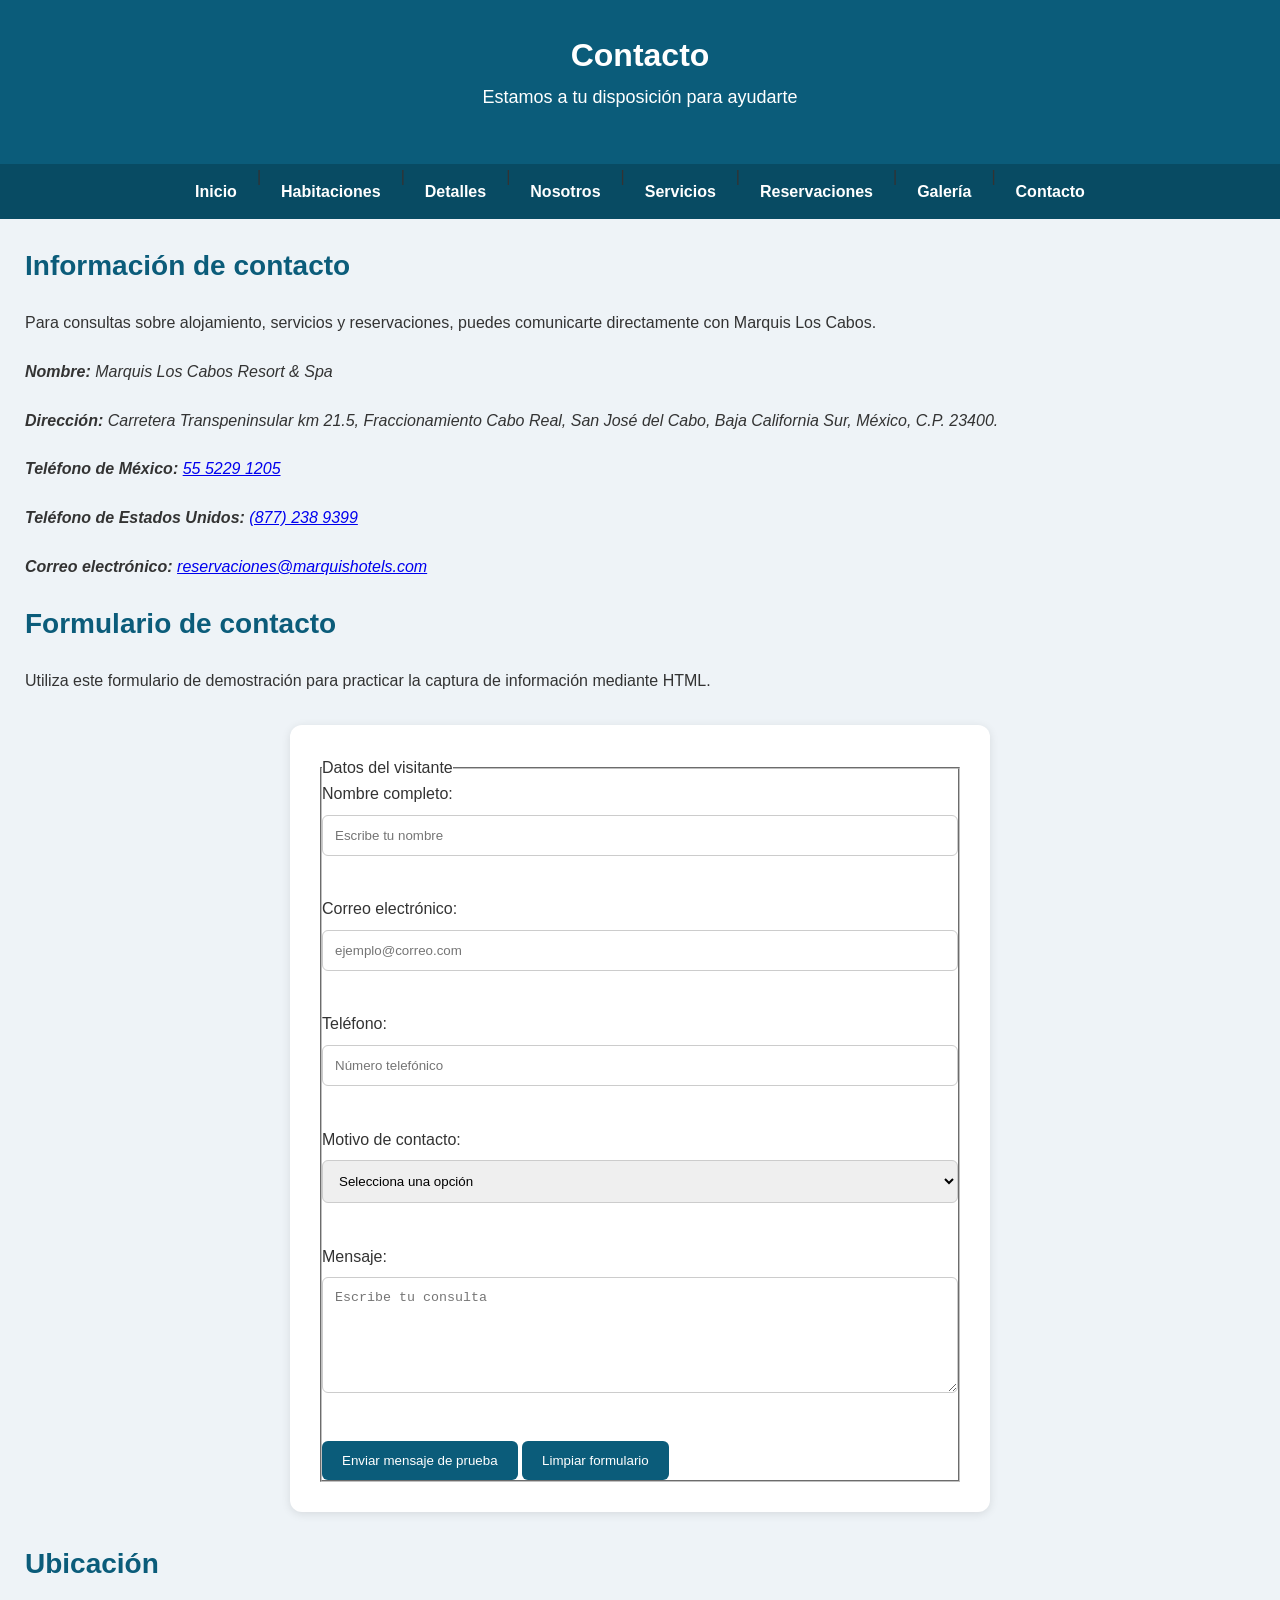
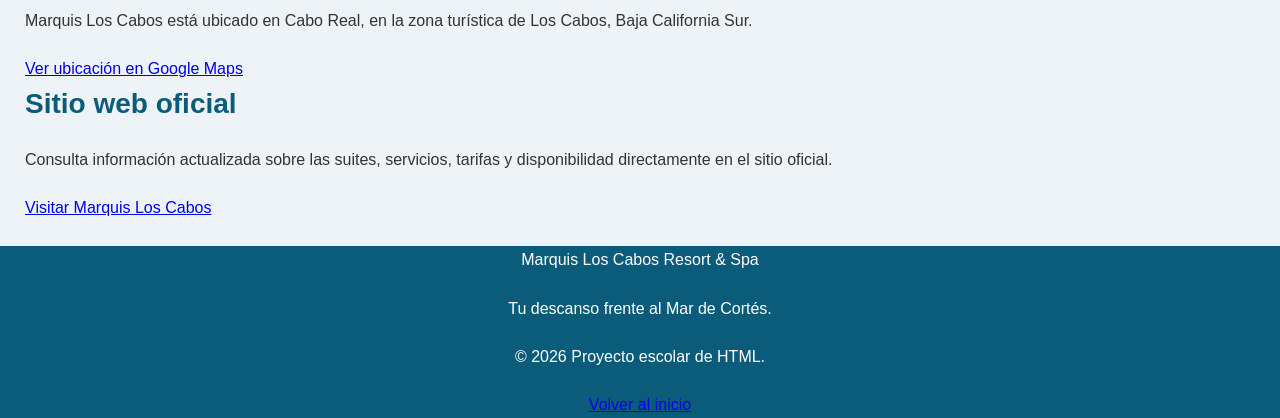
<file: Contacto.html>
<!DOCTYPE html>
<html lang="es">
<head>
    <meta charset="UTF-8">
    <meta name="viewport" content="width=device-width, initial-scale=1.0">
    <title>Marquis Los Cabos - Contacto</title>

    <!-- Enlace al archivo CSS -->
         <link rel="stylesheet" href="styles.css">
         
</head>
<body>
    <header>
        <h1>Contacto</h1>
        <p>Estamos a tu disposición para ayudarte</p>
    </header>

    <nav>
        <a href="index.html">Inicio</a> |
        <a href="habitaciones.html">Habitaciones</a> |
        <a href="detalles-habitacion.html">Detalles</a> |
        <a href="nosotros.html">Nosotros</a> |
        <a href="servicios.html">Servicios</a> |
        <a href="reservaciones.html">Reservaciones</a> |
        <a href="Galería.html">Galería</a> |
        <a href="contacto.html">Contacto</a>
    </nav>

    <main>
        <section>
            <h2>Información de contacto</h2>
            <p>
                Para consultas sobre alojamiento,
                servicios y reservaciones, puedes
                comunicarte directamente con Marquis Los Cabos.
            </p>

            <address>
                <p>
                    <strong>Nombre:</strong>
                    Marquis Los Cabos Resort & Spa
                </p>
                <p>
                    <strong>Dirección:</strong>
                    Carretera Transpeninsular km 21.5,
                    Fraccionamiento Cabo Real,
                    San José del Cabo, Baja California Sur,
                    México, C.P. 23400.
                </p>
                <p>
                    <strong>Teléfono de México:</strong>
                    <a href="tel:+52 55 5229 1205 ">
                        55 5229 1205
                    </a>
                </p>
                <p>
                    <strong>Teléfono de Estados Unidos:</strong>
                    <a href="Tel US: (877) 238 9399">
                        (877) 238 9399
                    </a>
                </p>
                <p>
                    <strong>Correo electrónico:</strong>
                    <a href="reservaciones@marquishotels.com">
                        reservaciones@marquishotels.com
                    </a>
                </p>
            </address>
        </section>

        <section>
            <h2>Formulario de contacto</h2>
            <p>
                Utiliza este formulario de demostración
                para practicar la captura de información
                mediante HTML.
            </p>

            <form action="#" method="get">
                <fieldset>
                    <legend>Datos del visitante</legend>

                    <label for="nombre">Nombre completo:</label><br>
                    <input type="text" id="nombre" name="nombre"
                           placeholder="Escribe tu nombre" required>
                    <br><br>

                    <label for="correo">Correo electrónico:</label><br>
                    <input type="email" id="correo" name="correo"
                           placeholder="ejemplo@correo.com" required>
                    <br><br>

                    <label for="telefono">Teléfono:</label><br>
                    <input type="tel" id="telefono" name="telefono"
                           placeholder="Número telefónico">
                    <br><br>

                    <label for="asunto">Motivo de contacto:</label><br>
                    <select id="asunto" name="asunto" required>
                        <option value="">Selecciona una opción</option>
                        <option value="reservaciones">Reservaciones</option>
                        <option value="habitaciones">Suites</option>
                        <option value="servicios">Servicios</option>
                        <option value="eventos">Eventos y bodas</option>
                        <option value="informacion">Información general</option>
                    </select>
                    <br><br>

                    <label for="mensaje">Mensaje:</label><br>
                    <textarea id="mensaje" name="mensaje"
                              rows="6" cols="40"
                              placeholder="Escribe tu consulta"
                              required></textarea>
                    <br><br>

                    <button type="submit">Enviar mensaje de prueba</button>
                    <button type="reset">Limpiar formulario</button>
                </fieldset>
            </form>
        </section>

        <section>
            <h2>Ubicación</h2>
            <p>
                Marquis Los Cabos está ubicado en
                Cabo Real, en la zona turística
                de Los Cabos, Baja California Sur.
            </p>
            <a href="https://www.google.com/maps/search/?api=1&query=Marquis+Los+Cabos+Resort+and+Spa"
               target="_blank" rel="noopener noreferrer">
                Ver ubicación en Google Maps
            </a>
        </section>

        <section>
            <h2>Sitio web oficial</h2>
            <p>
                Consulta información actualizada
                sobre las suites, servicios, tarifas
                y disponibilidad directamente en
                el sitio oficial.
            </p>
            <a href="https://www.marquisloscabos.com/es"
               target="_blank" rel="noopener noreferrer">
                Visitar Marquis Los Cabos
            </a>
        </section>
    </main>

    <footer>
        <p>Marquis Los Cabos Resort & Spa</p>
        <p>Tu descanso frente al Mar de Cortés.</p>
        <p>&copy; 2026 Proyecto escolar de HTML.</p>
        <a href="index.html">Volver al inicio</a>
    </footer>
</body>
</html>
</file>
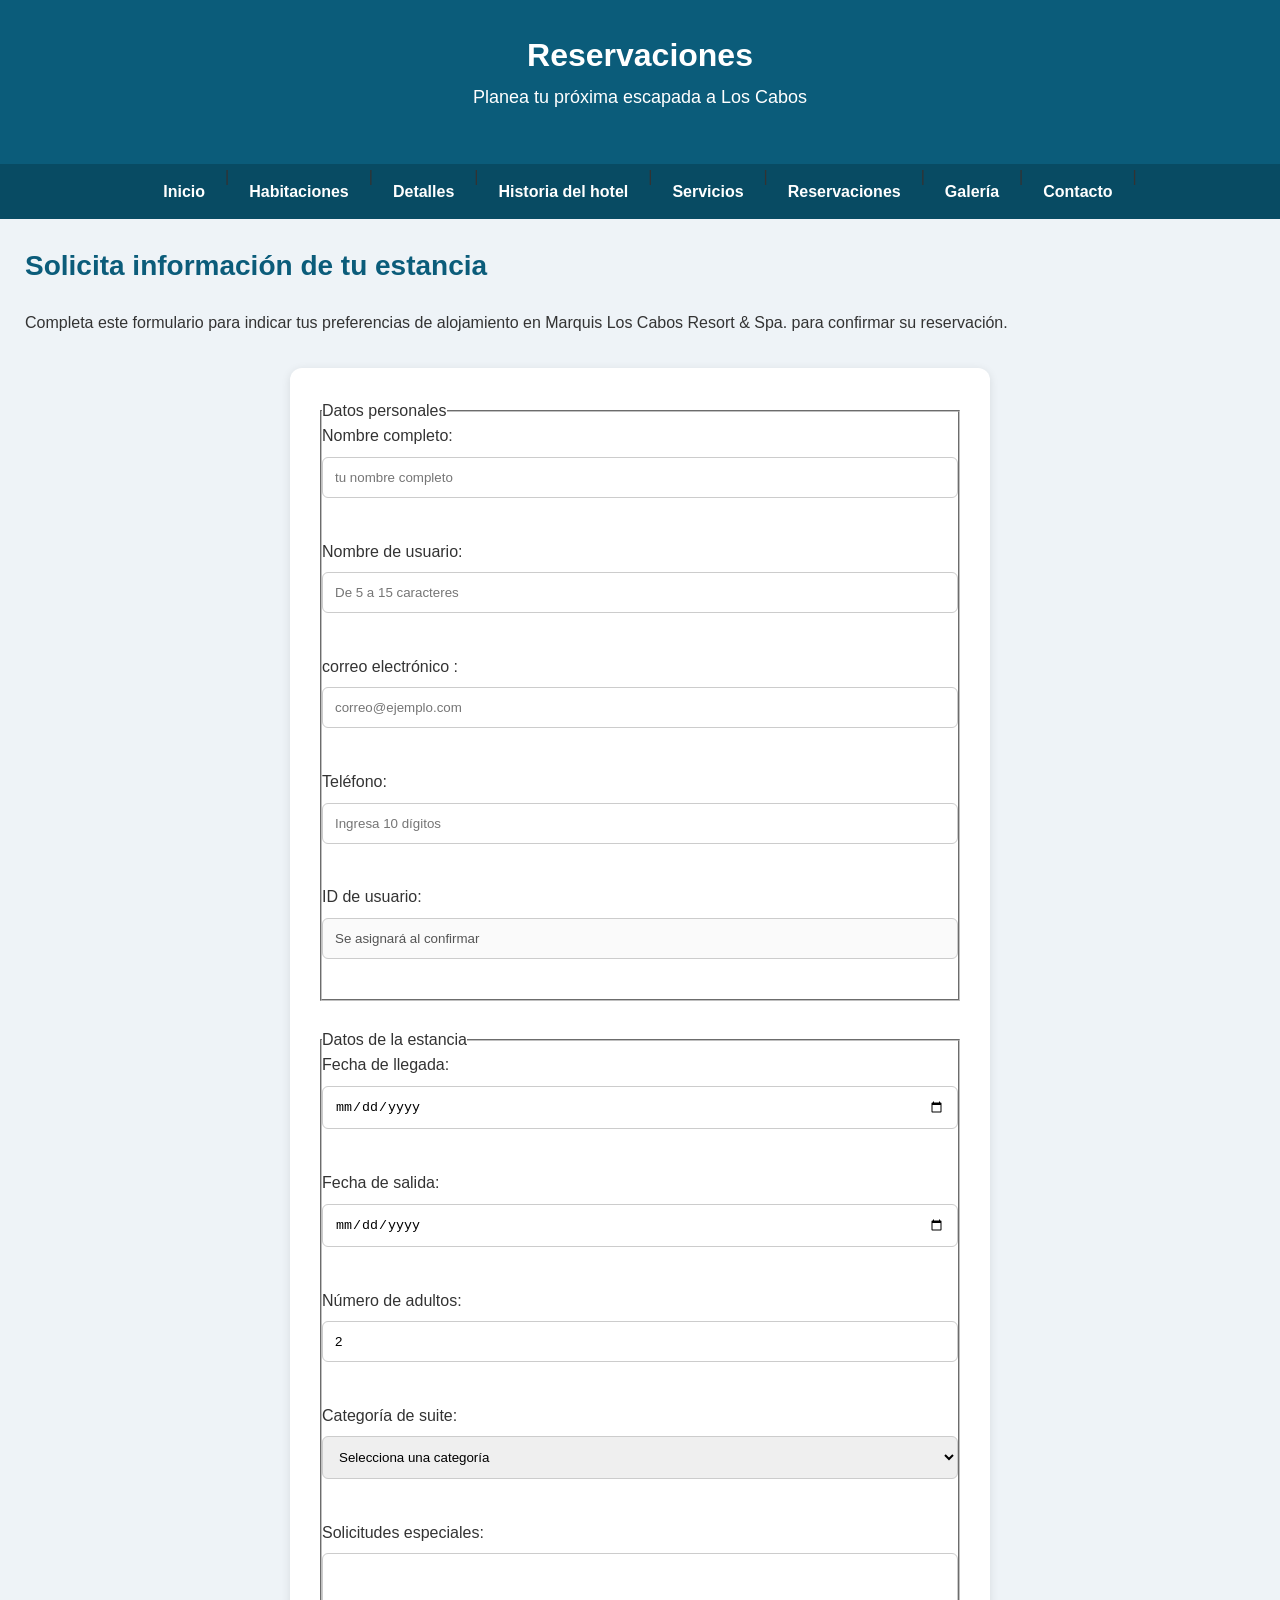
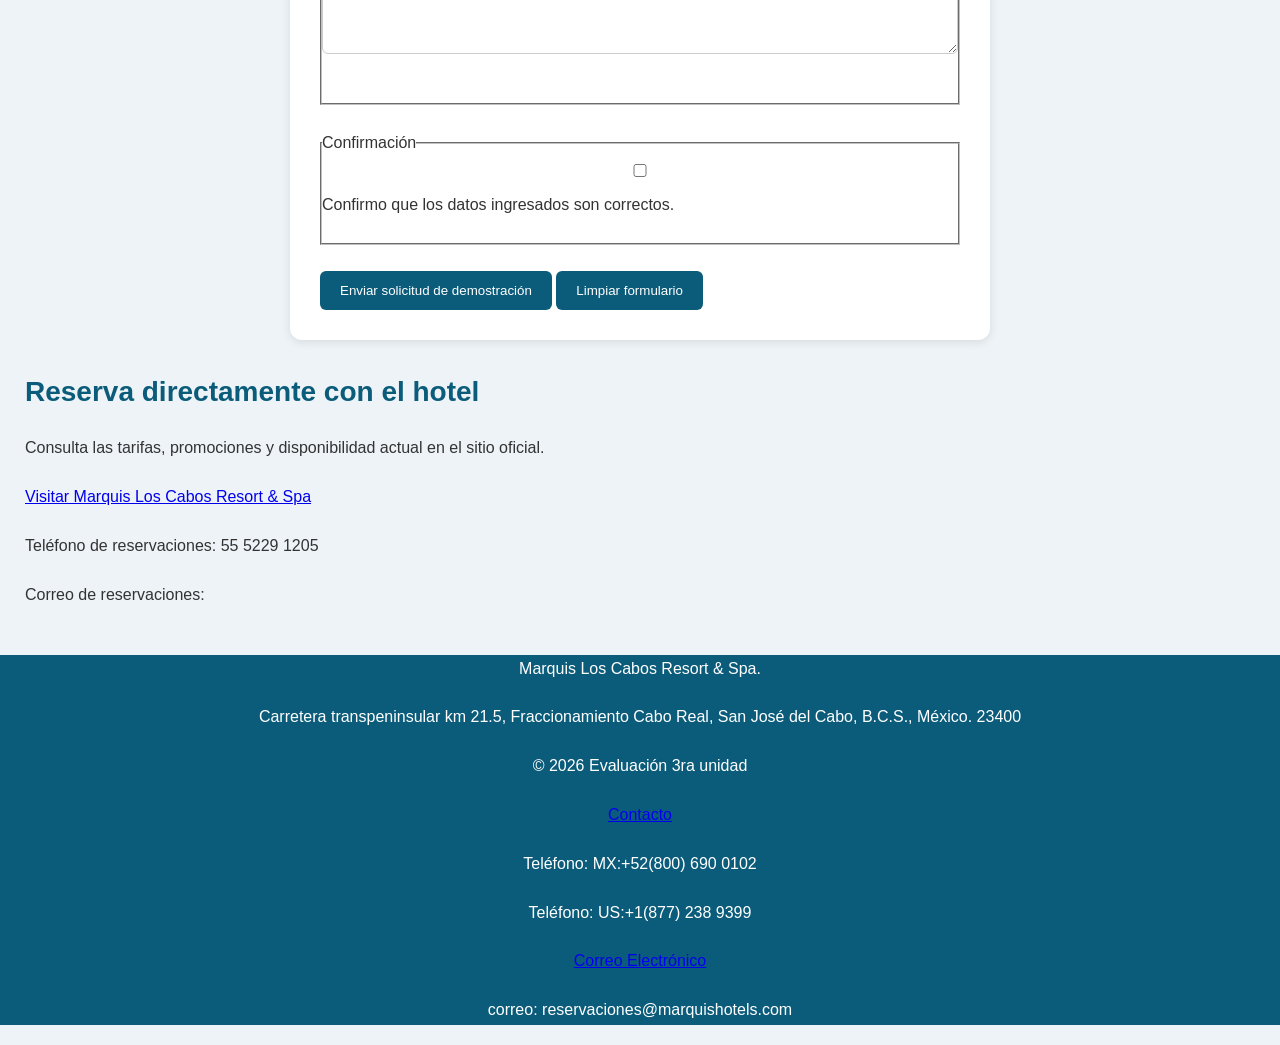
<file: Reservaciones.html>
<!DOCTYPE html>
<html lang="es">
<head>
    <meta charset="UTF-8">
    <meta name="viewport" content="width=device-width, initial-scale=1.0">
    <title>Marquis Los Cabos - Reservaciones</title>

    <!-- Enlace al archivo CSS -->
         <link rel="stylesheet" href="styles.css">
         
</head>
<body>
    <header>
        <h1>Reservaciones</h1>
        <p>Planea tu próxima escapada a Los Cabos</p>
    </header>

    <nav>
                <a href="inicio.html">Inicio</a> |
                <a href="habitaciones.html">Habitaciones</a> |
                <a href="detalles.html">Detalles</a> |
                <a href="Nosotros.html">Historia del hotel</a> |  
                <a href="Servicios.html">Servicios</a> |
                <a href="Reservaciones.html">Reservaciones</a> |
                <a href="Galería.html">Galería</a> |
                <a href="Contacto.html">Contacto</a> |
            </nav>

    <main>
        <section>
            <h2>Solicita información de tu estancia</h2>
            <p>
                Completa este formulario para indicar tus
                 preferencias de alojamiento en Marquis Los Cabos
                 Resort & Spa. para confirmar su reservación.
            </p>

            <form action="#" method="get">

                <fieldset>
                    <legend>Datos personales</legend>

                    <label for="nombre">Nombre completo:</label><br>
                    <input type="text" id="nombre" name="nombre"
                    placeholder="tu nombre completo"
                    minlength="5" maxlength="50"
                    required>
                <br><br>

                <label for="usuario">Nombre de usuario:</label><br>
                <input type="text" id="nombre" name="nombre"
                    placeholder="De 5 a 15 caracteres"
                    minlength="5" maxlength="15"
                    required>
                <br><br>

                <label for="email">correo electrónico :</label><br>
                <input type="email" id="email" name="email"
                    placeholder="correo@ejemplo.com"
                    required>
                <br><br>

                <label for="telefono">Teléfono:</label><br>
                    <input type="tel" id="telefono" name="telefono"
                           placeholder="Ingresa 10 dígitos"
                           pattern="[0-9]{10}"
                           minlength="10" maxlength="10"
                           title="Ingresa exactamente 10 números"
                           required>
                    <br><br>

                    <label for="idusuario">ID de usuario:</label><br>
                    <input type="text" id="idusuario" name="idusuario"
                           value="Se asignará al confirmar"
                           disabled>
                    <br><br>
                </fieldset>

                <br>

                <fieldset>
                    <legend>Datos de la estancia</legend>
                    
                    <label for="entrada">Fecha de llegada:</label><br>
                    <input type="date" id="entrada" name="entrada"
                           required>
                    <br><br>

                    <label for="salida">Fecha de salida:</label><br>
                    <input type="date" id="salida" name="salida"
                           required>
                    <br><br>

                    <label for="adultos">Número de adultos:</label><br>
                    <input type="number" id="adultos" name="adultos"
                           min="1" max="20" value="2"
                           required>
                    <br><br>

                    <label for="suite">Categoría de suite:</label><br>
                    <select id="suite" name="suite" required>
                        <option value="">Selecciona una categoría</option>
                        <option value="junior-ocean-view">
                            Junior Suite Ocean View
                        </option>
                        <option value="junior-ocean-front">
                            Junior Suite Ocean Front
                        </option>
                        <option value="eden-view">
                            Junior Suite Edén View
                        </option>
                        <option value="master">
                            Master Suite
                        </option>
                        <option value="presidential">
                            Marquis Presidential Suite
                        </option>
                    </select>
                    <br><br>

                    <label for="solicitudes">
                        Solicitudes especiales:
                    </label><br>
                    <textarea id="solicitudes" name="solicitudes"
                              rows="5" cols="40"
                              placeholder="Escribe tus preferencias">
                    </textarea>
                    <br><br>
                </fieldset>

                <br>

                <fieldset>
                    <legend>Confirmación</legend>

                    <input type="checkbox" id="confirmar"
                           name="confirmar" required>
                    <label for="confirmar">
                        Confirmo que los datos ingresados son correctos.
                    </label>
                    <br><br>
                </fieldset>

                <br>

                <button type="submit">
                    Enviar solicitud de demostración
                </button>

                <button type="reset">
                    Limpiar formulario
                </button>

            </form>
        </section>

        <section>
            <h2>Reserva directamente con el hotel</h2>
            <p>
                Consulta las tarifas, promociones y disponibilidad
                actual en el sitio oficial.
            </p>

            <p>
                <a href="https://www.marquisloscabos.com/suites/junior-suite-ocean-view-double"
               target="_blank"
               rel="noopener noreferrer">
               Visitar Marquis Los Cabos Resort & Spa 
                </a>
            </p>

            <p>
                Teléfono de reservaciones:
                55 5229 1205
            </p>

            <p>
                Correo de reservaciones:
                <a href="reservaciones@marquishotels.com"> 

                </a>
            </p>
              
                </fieldset>
            </form>
        </section>
    </main>


    <footer>
            <p>Marquis Los Cabos Resort & Spa.</p>
            <p>Carretera transpeninsular km 21.5,
                Fraccionamiento Cabo Real,
                San José del Cabo, B.C.S., México. 23400</p>
            <p>&copy; 2026 Evaluación 3ra unidad</p>
            <p><a href="Contacto.html">Contacto</a></p>
           <p>Teléfono: MX:+52(800) 690 0102</p>
            <p>Teléfono: US:+1(877) 238 9399</p>
            <p><a href="Correo.html">Correo Electrónico</a></p>
            <p>correo: reservaciones@marquishotels.com</p>
        </footer>

</body>
</html>
</file>
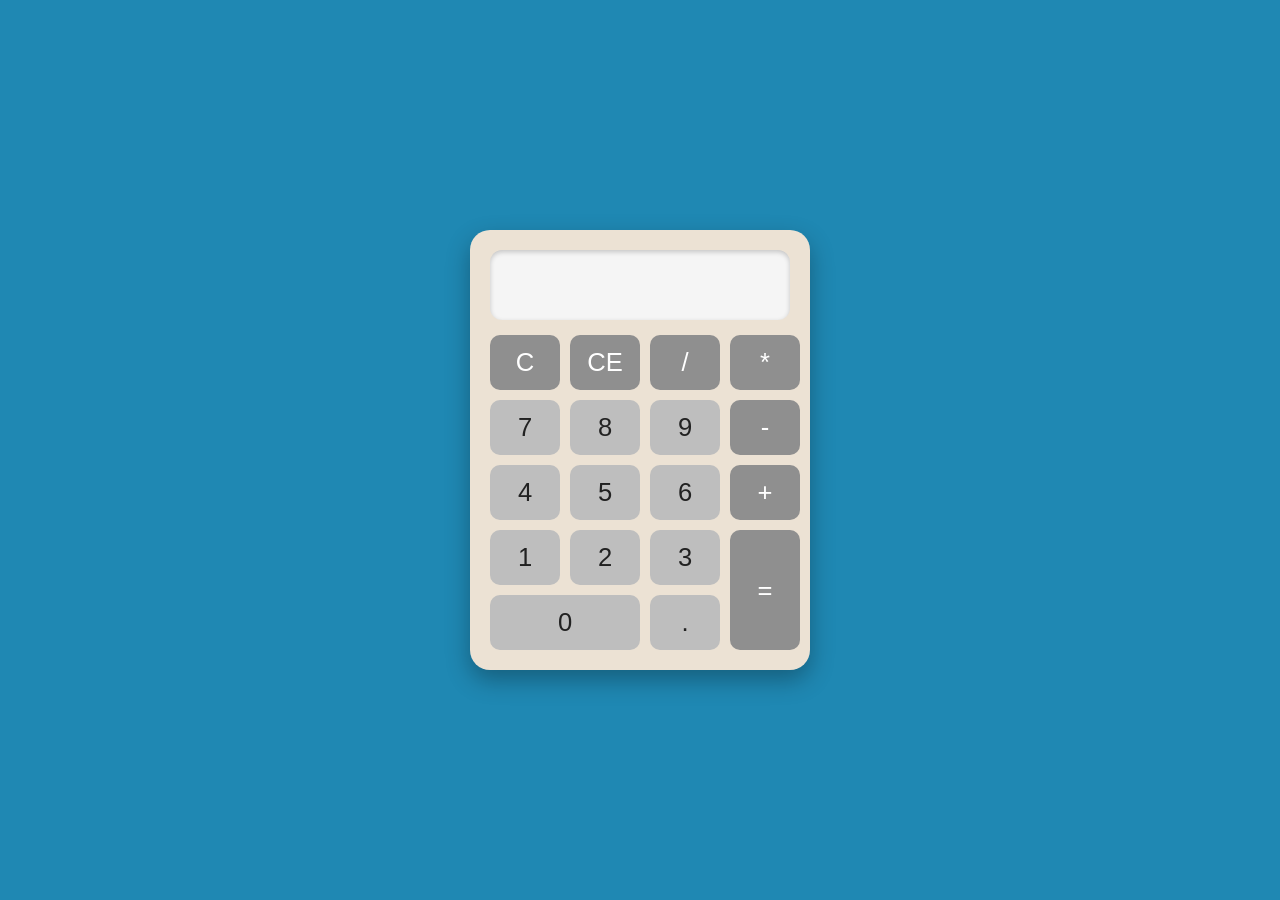
<file: Calculadora.html/Calculadora.html>
<!DOCTYPE html>
<html lang="es">
<head>
<meta charset="UTF-8">
<meta name="viewport" content="width=device-width, initial-scale=1.0">
<title>Calculadora</title>

<style>
    *{
        margin:0;
        padding:0;
        box-sizing:border-box;
        font-family: Arial, Helvetica, sans-serif;
    }

    body{
        background:#1f88b3;
        display:flex;
        justify-content:center;
        align-items:center;
        min-height:100vh;
    }

    .calculadora {
    background: #ece2d4;
    padding: 20px;
    border-radius: 20px;
    box-shadow: 0 10px 25px rgba(0,0,0,0.3);
    width: 340px;
    margin: auto;
}
    .pantalla{
        width:100%;
        height:70px;
        margin-bottom:15px;
        border:none;
        border-radius:12px;
        background:#f5f5f5;
        text-align:right;
        font-size:3rem;
        font-weight:bold;
        padding:10px;
        box-shadow: inset 0 2px 5px rgba(0,0,0,0.2);
    }

    .botones {
    display: grid;
    grid-template-columns: repeat(4, 70px);
    grid-auto-rows: 55px;
    gap: 10px;
}

    button{
        border:none;
        border-radius:10px;
        font-size:1.6rem;
        cursor:pointer;
        transition:.2s;
        background:#bebebe;
        color:#222;
    }

    button:hover{
        transform:scale(1.05);
    }

    .operador{
        background:#8f8f8f;
        color:white;
    }

    .operador:hover{
        background:#777;
    }

    .limpiar{
        background:#8f8f8f;
        color:white;
    }

    .igual{
        background:#8f8f8f;
        color:white;
        grid-row: span 2;
    }

    .cero{
        grid-column: span 2;
    }
</style>
</head>
<body>

<div class="calculadora">

    <input type="text" id="pantalla" class="pantalla" readonly>

    <div class="botones">

        <button class="limpiar" onclick="limpiar()">C</button>
        <button class="limpiar" onclick="borrarUltimo()">CE</button>
        <button class="operador" onclick="agregar('/')">/</button>
        <button class="operador" onclick="agregar('*')">*</button>

        <button onclick="agregar('7')">7</button>
        <button onclick="agregar('8')">8</button>
        <button onclick="agregar('9')">9</button>
        <button class="operador" onclick="agregar('-')">-</button>

        <button onclick="agregar('4')">4</button>
        <button onclick="agregar('5')">5</button>
        <button onclick="agregar('6')">6</button>
        <button class="operador" onclick="agregar('+')">+</button>

        <button onclick="agregar('1')">1</button>
        <button onclick="agregar('2')">2</button>
        <button onclick="agregar('3')">3</button>
        <button class="igual" onclick="calcular()">=</button>

        <button class="cero" onclick="agregar('0')">0</button>
        <button onclick="agregar('.')">.</button>

    </div>

</div>

<script>

const pantalla = document.getElementById("pantalla");

function agregar(valor){
    pantalla.value += valor;
}

function limpiar(){
    pantalla.value = "";
}

function borrarUltimo(){
    pantalla.value = pantalla.value.slice(0,-1);
}

function calcular(){

    try{

        if(pantalla.value === ""){
            pantalla.value = "";
            return;
        }

        pantalla.value = eval(pantalla.value);

    }catch(error){

        pantalla.value = "Error";

        setTimeout(()=>{
            pantalla.value = "";
        },1500);

    }

}

</script>

</body>
</html>
</file>
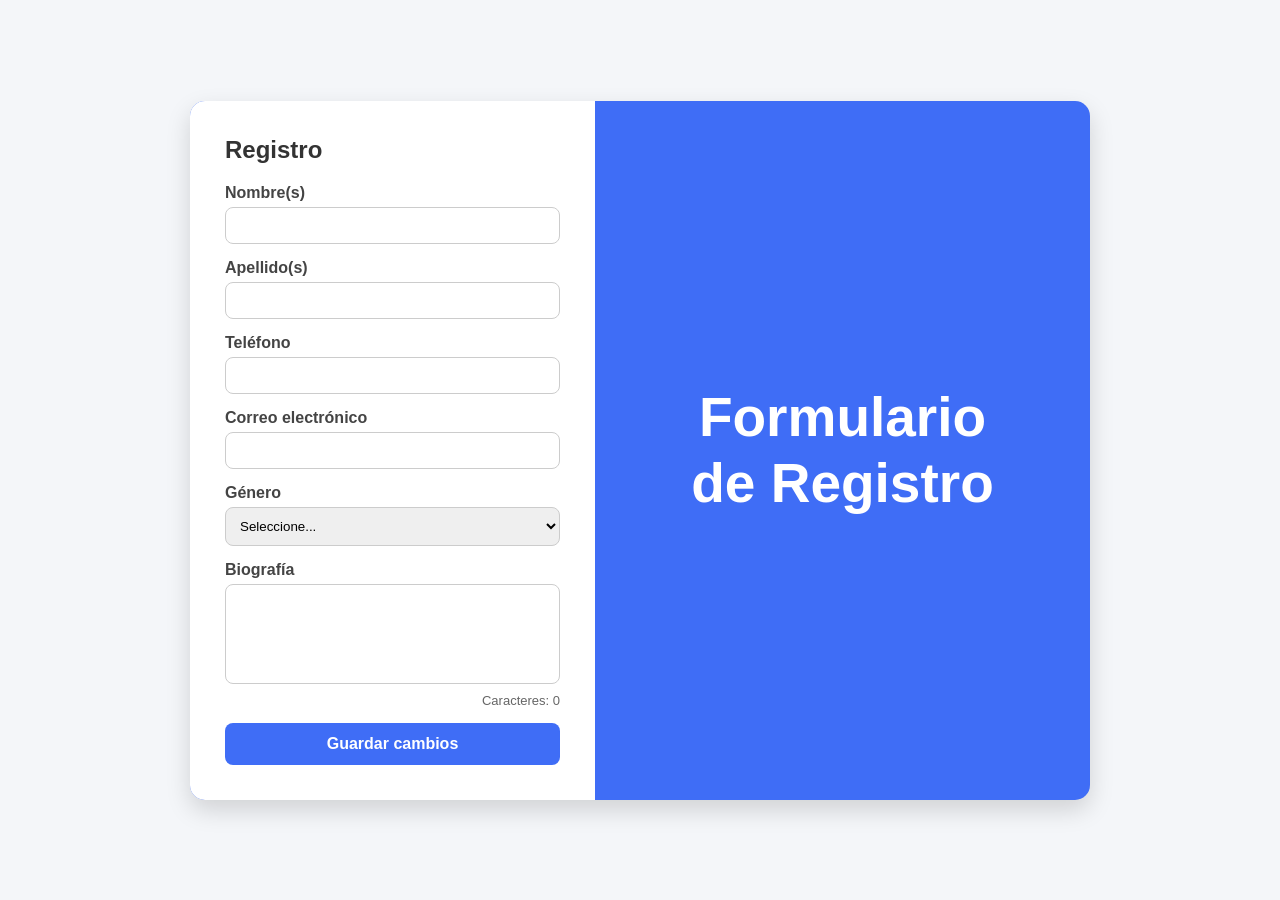
<file: Formulario/Formulario.html>
<!DOCTYPE html>
<html lang="es">
<head>
<meta charset="UTF-8">
<meta name="viewport" content="width=device-width, initial-scale=1.0">
<title>Formulario de Registro</title>

<style>
*{
    margin:0;
    padding:0;
    box-sizing:border-box;
    font-family: 'Segoe UI', sans-serif;
}

body{
    background:#f4f6f9;
    display:flex;
    justify-content:center;
    align-items:center;
    min-height:100vh;
}

.contenedor{
    width:900px;
    max-width:95%;
    background:#3f6df6;
    border-radius:15px;
    display:flex;
    overflow:hidden;
    box-shadow:0 10px 25px rgba(0,0,0,.15);
}

.formulario{
    width:45%;
    background:white;
    padding:35px;
}

.formulario h2{
    margin-bottom:20px;
    color:#333;
}

.campo{
    margin-bottom:15px;
}

.campo label{
    display:block;
    margin-bottom:5px;
    font-weight:600;
    color:#444;
}

.campo input,
.campo select,
.campo textarea{
    width:100%;
    padding:10px;
    border:1px solid #ccc;
    border-radius:8px;
    outline:none;
    transition:.3s;
}

.campo input:focus,
.campo select:focus,
.campo textarea:focus{
    border-color:#3f6df6;
}

textarea{
    resize:none;
    height:100px;
}

.contador{
    text-align:right;
    color:#666;
    font-size:13px;
    margin-top:5px;
}

button{
    width:100%;
    padding:12px;
    background:#3f6df6;
    color:white;
    border:none;
    border-radius:8px;
    cursor:pointer;
    font-size:16px;
    font-weight:bold;
}

button:hover{
    background:#3159d8;
}

.lado-derecho{
    width:55%;
    color:white;
    display:flex;
    justify-content:center;
    align-items:center;
    text-align:center;
    padding:30px;
}

.lado-derecho h1{
    font-size:55px;
    line-height:1.2;
}
</style>
</head>

<body>

<div class="contenedor">

    <div class="formulario">
        <h2>Registro</h2>

        <form>

            <div class="campo">
                <label>Nombre(s)</label>
                <input type="text"
                       onkeypress="return soloLetras(event)">
            </div>

            <div class="campo">
                <label>Apellido(s)</label>
                <input type="text"
                       onkeypress="return soloLetras(event)">
            </div>

            <div class="campo">
                <label>Teléfono</label>
                <input type="text"
                       maxlength="10"
                       onkeypress="return soloNumeros(event)">
            </div>

            <div class="campo">
                <label>Correo electrónico</label>
                <input type="email"
                       onkeypress="return correoValido(event)">
            </div>

            <div class="campo">
                <label>Género</label>
                <select>
                    <option>Seleccione...</option>
                    <option>Femenino</option>
                    <option>Masculino</option>
                    <option>Otro</option>
                </select>
            </div>

            <div class="campo">
                <label>Biografía</label>

                <textarea id="bio"
                    onkeyup="contarCaracteres()"></textarea>

                <div class="contador">
                    Caracteres: <span id="contador">0</span>
                </div>
            </div>

            <button type="submit">
                Guardar cambios
            </button>

        </form>
    </div>

    <div class="lado-derecho">
        <h1>Formulario<br>de Registro</h1>
    </div>

</div>

<script>

// SOLO LETRAS Y ESPACIOS
function soloLetras(e){
    let tecla = String.fromCharCode(e.which);

    let patron = /^[A-Za-zÁÉÍÓÚáéíóúÑñ\s]+$/;

    if(!patron.test(tecla)){
        e.preventDefault();
        return false;
    }
}

// SOLO NÚMEROS
function soloNumeros(e){
    let tecla = String.fromCharCode(e.which);

    let patron = /^[0-9]+$/;

    if(!patron.test(tecla)){
        e.preventDefault();
        return false;
    }
}

// CORREO (NO PERMITE ESPACIOS)
function correoValido(e){
    let tecla = String.fromCharCode(e.which);

    if(tecla === " "){
        e.preventDefault();
        return false;
    }
}

// CONTADOR DE CARACTERES
function contarCaracteres(){
    let texto = document.getElementById("bio").value;
    document.getElementById("contador").textContent =
    texto.length;
}

</script>

</body>
</html>
</file>
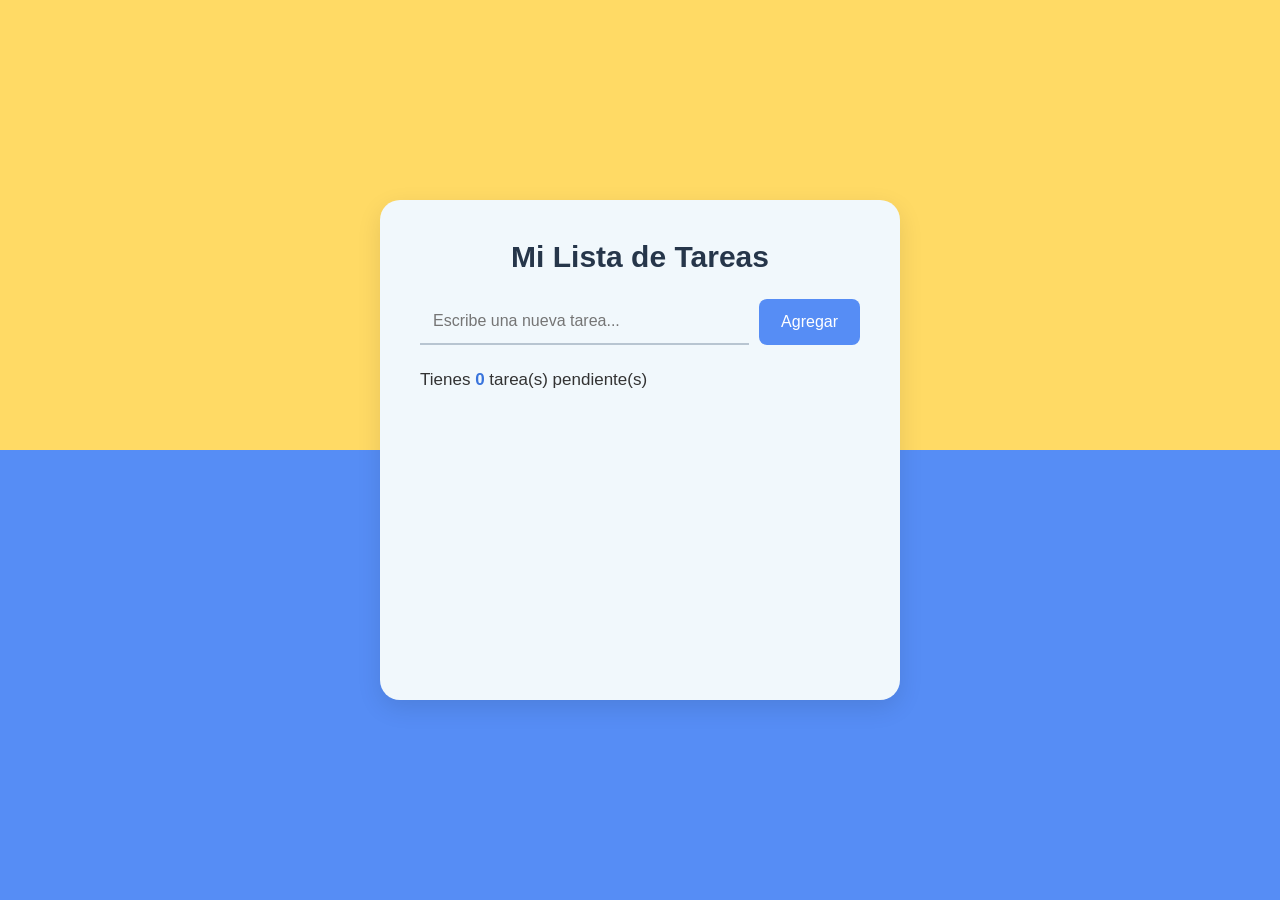
<file: TO DO LIST.html/Tareas.html>
<!DOCTYPE html>
<html lang="es">
<head>
    <meta charset="UTF-8">
    <meta name="viewport" content="width=device-width, initial-scale=1.0">
    <title>To-Do List</title>

    <style>
        * {
            margin: 0;
            padding: 0;
            box-sizing: border-box;
            font-family: Arial, Helvetica, sans-serif;
        }

        body {
            min-height: 100vh;
            background: linear-gradient(
                to bottom,
                #ffda65 0%,
                #ffda65 50%,
                #568df5 50%,
                #568df5 100%
            );
            display: flex;
            justify-content: center;
            align-items: center;
            padding: 20px;
        }

        .container {
            background: #f1f8fc;
            width: 100%;
            max-width: 520px;
            min-height: 500px;
            padding: 40px;
            border-radius: 20px;
            box-shadow: 0 8px 25px rgba(0,0,0,0.10);
        }

        h1 {
            text-align: center;
            color: #26364a;
            font-size: 30px;
            margin-bottom: 25px;
        }

        .input-area {
            display: flex;
            gap: 10px;
            margin-bottom: 25px;
        }

        .input-area input {
            flex: 1;
            min-width: 0;
            padding: 13px;
            border: none;
            border-bottom: 2px solid #b8c5d1;
            background: transparent;
            outline: none;
            font-size: 16px;
        }

        .input-area input:focus {
            border-color: #568df5;
        }

        .input-area button {
            padding: 12px 22px;
            border: none;
            border-radius: 8px;
            background: #568df5;
            color: white;
            font-size: 16px;
            cursor: pointer;
        }

        .input-area button:hover {
            background: #3974dc;
        }

        .contador {
            font-size: 17px;
            color: #333;
            margin-bottom: 25px;
        }

        #pendientes {
            color: #3974dc;
            font-weight: bold;
        }

        .task-list {
            list-style: none;
        }

        .task {
            background: white;
            display: flex;
            align-items: center;
            justify-content: space-between;
            gap: 10px;
            padding: 13px;
            margin-bottom: 15px;
            border-radius: 9px;
            box-shadow: 0 2px 5px rgba(0,0,0,0.04);
        }

        .task-info {
            display: flex;
            align-items: center;
            gap: 12px;
            flex: 1;
            min-width: 0;
        }

        .task-info input {
            width: 20px;
            height: 20px;
            cursor: pointer;
            accent-color: #568df5;
            flex-shrink: 0;
        }

        .task-info span {
            font-size: 16px;
            overflow-wrap: anywhere;
        }

        .task.completed span {
            text-decoration: line-through;
            color: #999;
            font-style: italic;
        }

        .delete-btn {
            background: #f15b63;
            color: white;
            border: none;
            padding: 9px 12px;
            border-radius: 6px;
            font-size: 16px;
            cursor: pointer;
        }

        .delete-btn:hover {
            background: #d83d48;
        }

        .empty {
            text-align: center;
            color: #8995a3;
            padding: 20px 0;
        }

        @media (max-width: 500px) {
            .container {
                padding: 25px 18px;
            }

            h1 {
                font-size: 25px;
            }

            .input-area button {
                padding: 10px 15px;
            }
        }
    </style>
</head>

<body>

    <div class="container">

        <h1>Mi Lista de Tareas</h1>

        <div class="input-area">
            <input
                type="text"
                id="taskInput"
                placeholder="Escribe una nueva tarea..."
            >

            <button onclick="addTask()">Agregar</button>
        </div>

        <p class="contador">
            Tienes <span id="pendientes">0</span>
            tarea(s) pendiente(s)
        </p>

        <ul class="task-list" id="taskList"></ul>

    </div>

    <script>

        // Recuperar las tareas guardadas
        let tasks = JSON.parse(localStorage.getItem("tasks")) || [];

        // Mostrar las tareas en pantalla
        function showTasks() {

            const taskList = document.getElementById("taskList");
            taskList.innerHTML = "";

            tasks.forEach((task, index) => {

                const li = document.createElement("li");
                li.className = "task";

                if (task.completed) {
                    li.classList.add("completed");
                }

                const info = document.createElement("div");
                info.className = "task-info";

                const checkbox = document.createElement("input");
                checkbox.type = "checkbox";
                checkbox.checked = task.completed;

                checkbox.addEventListener("change", () => {
                    toggleTask(index);
                });

                const span = document.createElement("span");
                span.textContent = task.text;

                const deleteButton = document.createElement("button");
                deleteButton.textContent = "🗑";
                deleteButton.className = "delete-btn";

                deleteButton.addEventListener("click", () => {
                    deleteTask(index);
                });

                info.appendChild(checkbox);
                info.appendChild(span);

                li.appendChild(info);
                li.appendChild(deleteButton);

                taskList.appendChild(li);

            });

            updateCounter();
        }

        // Agregar una nueva tarea
        function addTask() {

            const input = document.getElementById("taskInput");
            const text = input.value.trim();

            if (text === "") {
                alert("Por favor, escribe una tarea.");
                return;
            }

            tasks.push({
                text: text,
                completed: false
            });

            saveTasks();

            input.value = "";
            input.focus();

        }

        // Marcar tarea como completada
        function toggleTask(index) {

            tasks[index].completed = !tasks[index].completed;

            saveTasks();

        }

        // Eliminar una tarea
        function deleteTask(index) {

            tasks.splice(index, 1);

            saveTasks();

        }

        // Guardar tareas en Local Storage
        function saveTasks() {

            localStorage.setItem("tasks", JSON.stringify(tasks));

            showTasks();

        }

        // Actualizar contador de tareas pendientes
        function updateCounter() {

            const pendientes = tasks.filter(
                task => !task.completed
            ).length;

            document.getElementById("pendientes").textContent = pendientes;

        }

        // Permitir agregar tareas presionando Enter
        document.getElementById("taskInput").addEventListener("keydown", function(event) {

            if (event.key === "Enter") {
                addTask();
            }

        });

        // Mostrar las tareas al abrir la página
        showTasks();

    </script>

</body>
</html>
</file>
<file: styles.css>
/*=====================
CONFIGURACIÓN GENERAL
=======================*/

*{
    margin:0;
    padding:0;
    box-sizing: border-box;
}

body{
    font-family: 'segoe UI', Tahoma, Geneva, Verdana, Sans-serif;
    background-color: #eef3f7;
    color:#333;
    line-height: 1.6;
}

/*==================
  HEADER
====================*/

header{
    background: #0b5c7a;
    color:white;
    text-align: center;
    padding: 30px;
}

header h1{
    margin-bottom:10xp;
}

header p{
    font-size: 18px;
}

/* ==========================
   NAVEGACIÓN
========================== */

nav{
    background:#084b63;
    display:flex;
    justify-content:center;
    flex-wrap:wrap;
}

nav a{
    color:white;
    text-decoration:none;
    padding:15px 20px;
    font-weight:bold;
    transition:0.3s;
}

nav a:hover{
    background:#0ea5d7;
}


/* ==========================
   CONTENEDOR
========================== */

.container{
    width: 85%;
    max-width: 1200px;
    margin: 40px auto;
    background: white;
    padding: 30px;
    border-radius: 15px;
    box-shadow: 0 4px 15px rgba(0,0,0,0.10);
}

/*==========================
  TÍTULOS 
============================*/

h2{
    color:#0b5c7a;
    margin-bottom: 20xp;
}

h3{
    margin-top: 20xp;
    color:#084b63;
}

/*=====================
  TARJETAS FLEXBOX
======================*/

.cards{
    display: flex;
    flex-wrap: wrap;
    gap:20xp;
    justify-content: center;
}

.cards{
    background: white;
    width: 320xp;
    border-radius: 10xp;
    overflow: hidden;
    box-shadow: 0 2xp 8xp rgba(0,0,0,.1);
    transition:.3s;
}

.card img{
    display:block;
    width: 100%;
    height: 220xp;
    object-fit: cover;
}

.card-content{
    padding: 15xp;
}

/*=======================
  BOTONES
=========================*/

.btn{
    display: inline-block;
    background: #0b5c7a;
    color:white;
    padding: 10xp 18xp;
    text-decoration:none;
    border-radius:6xp;
    margin-top:10xp;
}

.btn:hover{
    background: #0ea5d7;
}

/* ==========================
   TABLAS
========================== */

table{
    width:100%;
    border-collapse:collapse;
    margin-top:20px;
}

table th{
    background:#d6edf5;
    padding:12px;
    border:1px solid #ccc;
}

table td{
    padding:12px;
    border:1px solid #ccc;
}

/* ==========================
   FORMULARIOS
========================== */

form{
    margin-top:20px;
}

input,
textarea,
select{
    width:100%;
    padding:12px;
    margin-top:8px;
    margin-bottom:15px;
    border:1px solid #ccc;
    border-radius:6px;
}

button{
    background:#0b5c7a;
    color:white;
    border:none;
    padding:12px 20px;
    border-radius:6px;
    cursor:pointer;
}

button:hover{
    background:#0ea5d7;
}

/*=====================
   LISTAS
=======================*/

ul{
    margin:20xp;
}

ul li{
    margin-bottom:10xp;
}

/*==================
  GALERÍA 
====================*/

.gallery{
    display: grid;
    grid-template-columns:repeat(auto-fit,minmax(250xp,1fr));
    gap:20xp;
}

.galería img{
    width:500xp;
    height:350xp;
    object-fit: cover;

    border-radius:15xp;

    box-shadow:0 4xp 15xp rgba(0,0,0.15);
} 

/*=====================
  FOOTER
======================*/

footer{
    background: #0b5c7a;
    color:white;
    text-align: center;
    padding:20xp;
    margin-top:30xp;
}


/* ==========================
   RESPONSIVE
========================== */

@media(max-width:768px){

    nav{
        flex-direction:column;
    }

    .cards{
        flex-direction:column;
        align-items:center;
    }

    .container{
        width:95%;
        padding:20px;
    }

}

.imagen-hotel{

    display:block;

    margin:40px auto;

    width:85%;

    max-width:1000px;

    border-radius:15px;
}

form{

    max-width:700px;

    margin:30px auto;

    background:white;

    padding:30px;

    border-radius:12px;

    box-shadow:0 2px 10px rgba(0,0,0,.10);

}

h2{
    color: #0b5c7a;
    font-size: 28px;
    margin-bottom: 20px;
}

p{
    margin-bottom: 20px;
    line-height: 1.8;
}

main{
    padding: 25px;
}
</file>
